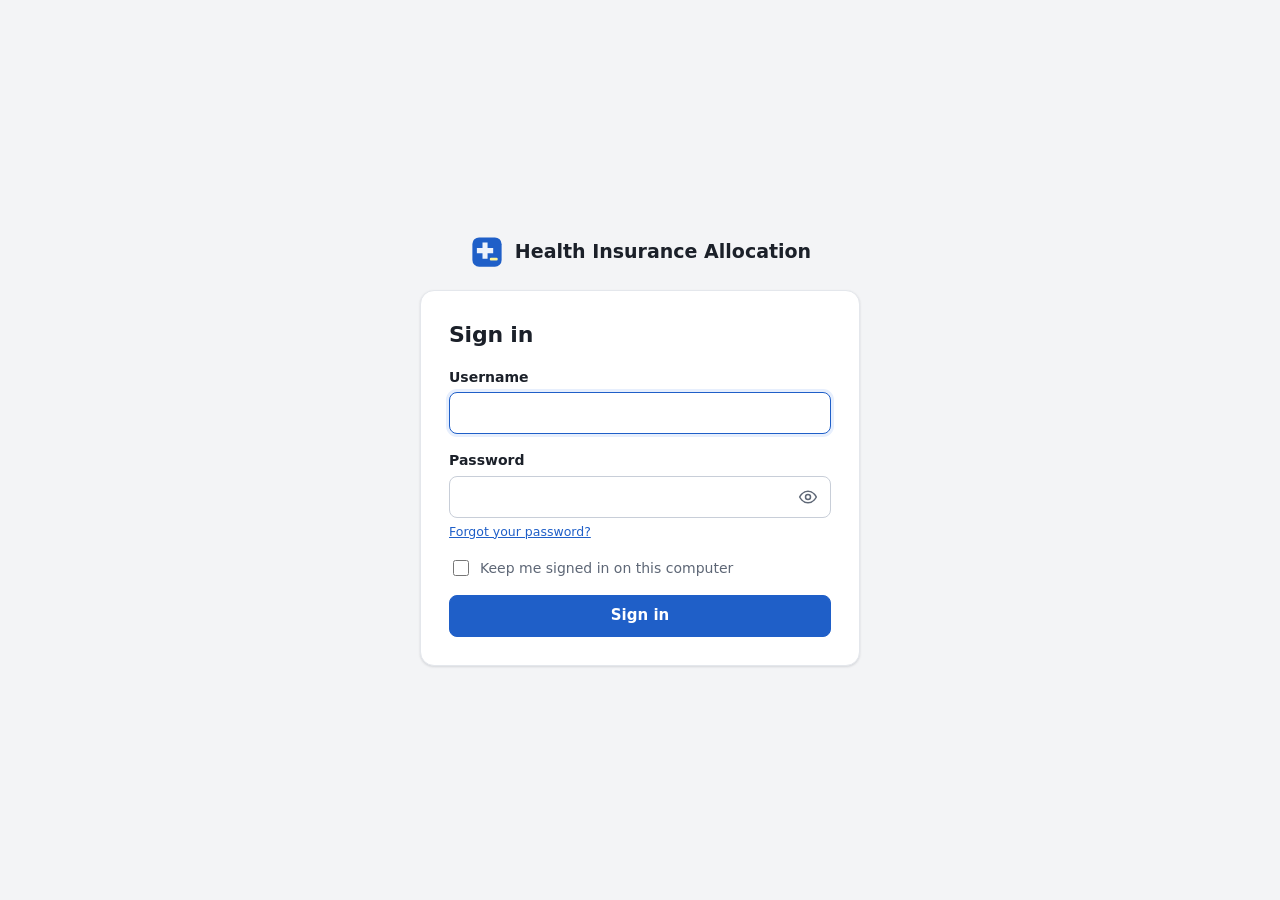
<file: index.html>
<!doctype html>
<html lang="en">
<head>
  <meta charset="utf-8">
  <meta name="viewport" content="width=device-width, initial-scale=1">
  <meta http-equiv="Content-Security-Policy" content="default-src 'none'; script-src 'self'; style-src 'self'; img-src 'self' data:; connect-src 'self'; object-src 'none'; base-uri 'none'; form-action 'none'; frame-src 'none'; worker-src 'none'; manifest-src 'none'; require-trusted-types-for 'script'; trusted-types 'none'; upgrade-insecure-requests">
  <meta name="referrer" content="no-referrer">
  <meta name="robots" content="noindex">
  <title>Sign in · Health Insurance Allocation</title>
  <link rel="icon" href="assets/favicon.svg?v=33e18e1deb0e" type="image/svg+xml">
  <link rel="stylesheet" href="assets/styles.css?v=33e18e1deb0e">
  <script type="module" src="assets/signin.js?v=33e18e1deb0e"></script>
</head>
<body class="signin-page">
  <main class="signin">
    <div class="brand brand-lg">
      <svg viewBox="0 0 32 32" aria-hidden="true"><rect class="bm-bg" x="3" y="3" width="26" height="26" rx="6"/><path class="bm-cross" d="M12 7.5h4.5v5h5v4.5h-5v5H12v-5H7v-4.5h5z"/><rect class="bm-cell bm-hot" x="18.5" y="21" width="7" height="2.6" rx="1"/></svg>
      <span>Health Insurance Allocation</span>
    </div>
    <form id="signin-form" class="card signin-card" novalidate>
      <h1>Sign in</h1>
      <label class="field">
        <span>Username</span>
        <input id="username" name="username" autocomplete="username" autocapitalize="none" spellcheck="false" maxlength="40" required>
      </label>
      <label class="field">
        <span>Password</span>
        <span class="password-wrap">
          <input id="password" name="password" type="password" autocomplete="current-password" required>
          <button id="peek" class="peek-btn" type="button" aria-label="Hold to show the password" title="Hold to show the password">
            <svg viewBox="0 0 24 24" aria-hidden="true"><path class="eye" d="M2 12s3.6-7 10-7 10 7 10 7-3.6 7-10 7S2 12 2 12z"/><circle class="eye" cx="12" cy="12" r="3"/><path class="slash" d="M4 4l16 16"/></svg>
          </button>
        </span>
        <small><a href="password.html">Forgot your password?</a></small>
      </label>
      <label class="check"><input id="remember" type="checkbox"> Keep me signed in on this computer</label>
      <p id="message" class="form-message" role="alert" hidden></p>
      <button id="submit" class="btn btn-primary btn-block" type="submit">Sign in</button>
    </form>
  </main>
</body>
</html>
</file>
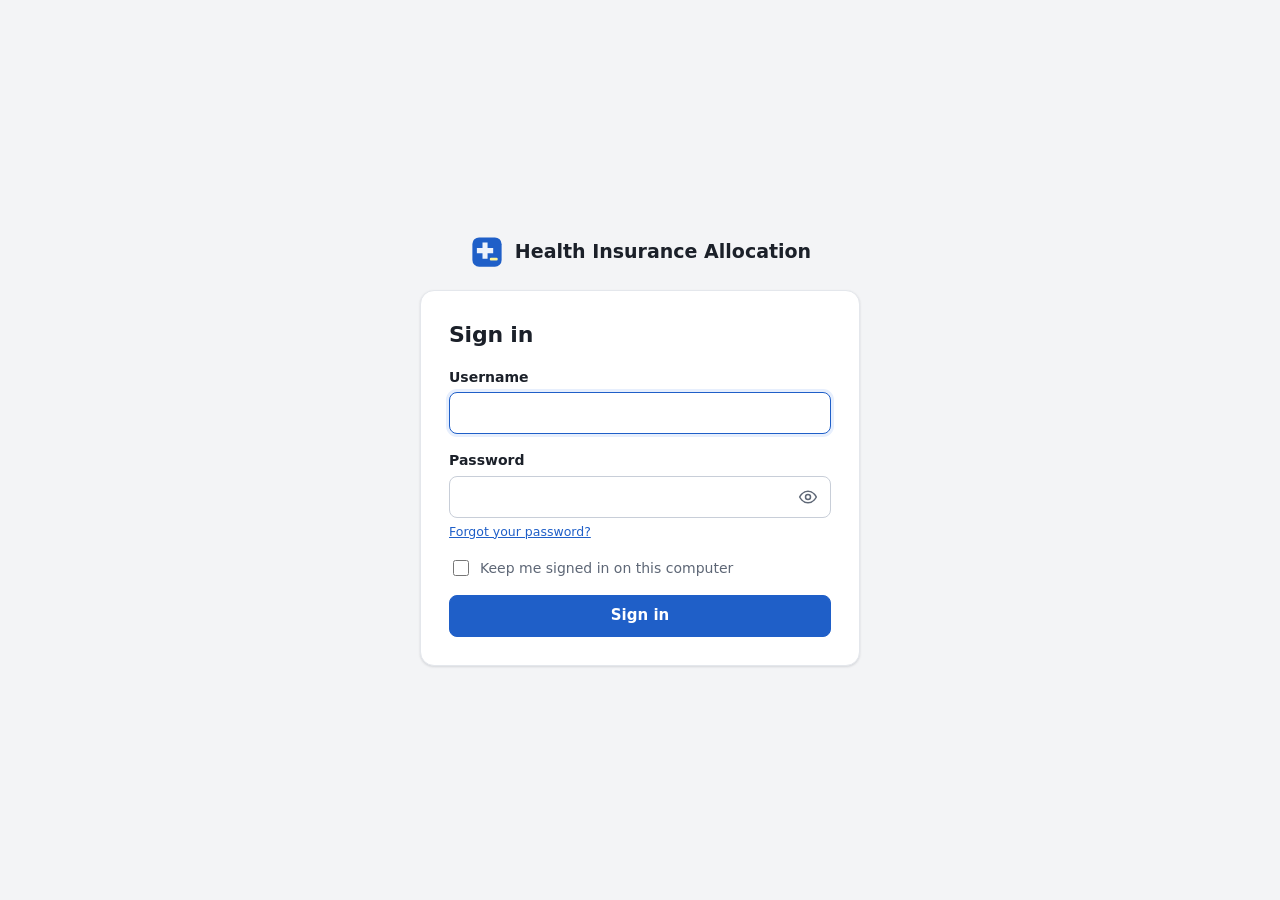
<file: app.html>
<!doctype html>
<html lang="en">
<head>
  <meta charset="utf-8">
  <meta name="viewport" content="width=device-width, initial-scale=1">
  <!-- blob: is for the app itself, which is decrypted here and run from blob: addresses. -->
  <meta http-equiv="Content-Security-Policy" content="default-src 'none'; script-src 'self' blob:; style-src 'self'; img-src 'self' data:; connect-src 'self' https://api.github.com; object-src 'none'; base-uri 'none'; form-action 'none'; frame-src 'none'; worker-src 'none'; manifest-src 'none'; require-trusted-types-for 'script'; trusted-types 'none'; upgrade-insecure-requests">
  <meta name="referrer" content="no-referrer">
  <meta name="robots" content="noindex">
  <title>Health Insurance Allocation</title>
  <link rel="icon" href="assets/favicon.svg?v=33e18e1deb0e" type="image/svg+xml">
  <link rel="stylesheet" href="assets/styles.css?v=33e18e1deb0e">
  <script type="module" src="assets/app-host.js?v=33e18e1deb0e"></script>
</head>
<body>
  <header class="topbar">
    <span class="brand">
      <svg viewBox="0 0 32 32" aria-hidden="true"><rect class="bm-bg" x="3" y="3" width="26" height="26" rx="6"/><path class="bm-cross" d="M12 7.5h4.5v5h5v4.5h-5v5H12v-5H7v-4.5h5z"/><rect class="bm-cell bm-hot" x="18.5" y="21" width="7" height="2.6" rx="1"/></svg>
      <span>Health Insurance Allocation</span>
    </span>
    <div id="user" class="user" hidden>
      <span id="user-name" class="user-name"></span>
      <a id="change-password" class="btn btn-ghost btn-sm" href="password.html">Change password</a>
      <a class="btn btn-ghost btn-sm" href="index.html?signout=1">Sign out</a>
    </div>
  </header>

  <div id="notices" class="notices" aria-live="polite"></div>
  <div id="app"><p class="loading">Opening…</p></div>
</body>
</html>
</file>
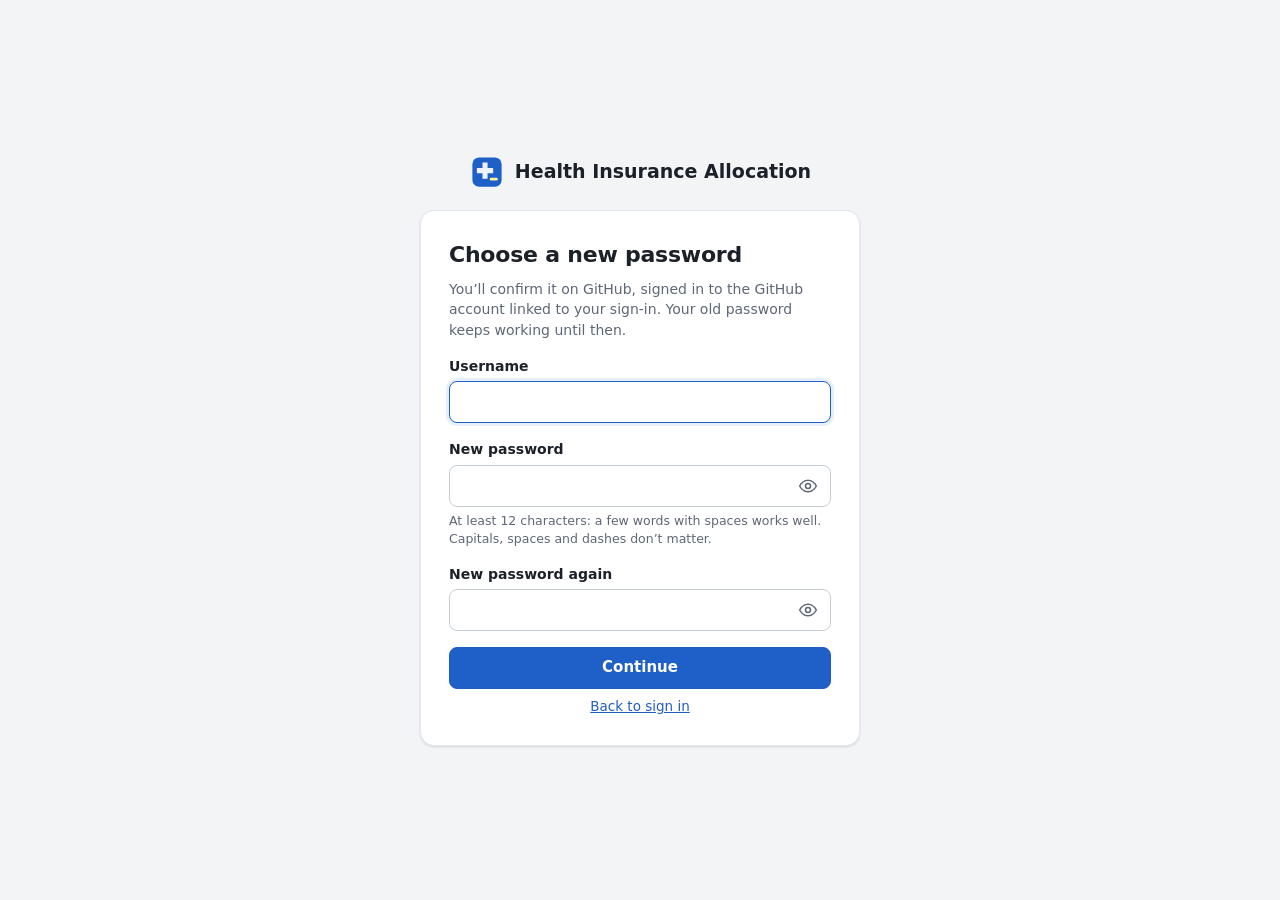
<file: password.html>
<!doctype html>
<html lang="en">
<head>
  <meta charset="utf-8">
  <meta name="viewport" content="width=device-width, initial-scale=1">
  <meta http-equiv="Content-Security-Policy" content="default-src 'none'; script-src 'self'; style-src 'self'; img-src 'self' data:; connect-src 'self'; object-src 'none'; base-uri 'none'; form-action 'none'; frame-src 'none'; worker-src 'none'; manifest-src 'none'; require-trusted-types-for 'script'; trusted-types 'none'; upgrade-insecure-requests">
  <meta name="referrer" content="no-referrer">
  <meta name="robots" content="noindex">
  <title>Choose a new password · Health Insurance Allocation</title>
  <link rel="icon" href="assets/favicon.svg?v=33e18e1deb0e" type="image/svg+xml">
  <link rel="stylesheet" href="assets/styles.css?v=33e18e1deb0e">
  <script type="module" src="assets/password.js?v=33e18e1deb0e"></script>
</head>
<body class="signin-page">
  <main class="signin">
    <div class="brand brand-lg">
      <svg viewBox="0 0 32 32" aria-hidden="true"><rect class="bm-bg" x="3" y="3" width="26" height="26" rx="6"/><path class="bm-cross" d="M12 7.5h4.5v5h5v4.5h-5v5H12v-5H7v-4.5h5z"/><rect class="bm-cell bm-hot" x="18.5" y="21" width="7" height="2.6" rx="1"/></svg>
      <span>Health Insurance Allocation</span>
    </div>
    <form id="password-form" class="card signin-card" novalidate>
      <h1>Choose a new password</h1>
      <p class="muted">You’ll confirm it on GitHub, signed in to the GitHub account linked to your sign-in. Your old password keeps working until then.</p>
      <label class="field">
        <span>Username</span>
        <input id="username" name="username" autocomplete="username" autocapitalize="none" spellcheck="false" maxlength="40" required>
      </label>
      <label class="field">
        <span>New password</span>
        <span class="password-wrap">
          <input id="new-password" type="password" autocomplete="new-password" required>
          <button id="peek-new" class="peek-btn" type="button" aria-label="Hold to show the password" title="Hold to show the password">
            <svg viewBox="0 0 24 24" aria-hidden="true"><path class="eye" d="M2 12s3.6-7 10-7 10 7 10 7-3.6 7-10 7S2 12 2 12z"/><circle class="eye" cx="12" cy="12" r="3"/><path class="slash" d="M4 4l16 16"/></svg>
          </button>
        </span>
        <small>At least 12 characters: a few words with spaces works well. Capitals, spaces and dashes don’t matter.</small>
      </label>
      <label class="field">
        <span>New password again</span>
        <span class="password-wrap">
          <input id="new-password-again" type="password" autocomplete="new-password" required>
          <button id="peek-again" class="peek-btn" type="button" aria-label="Hold to show the password" title="Hold to show the password">
            <svg viewBox="0 0 24 24" aria-hidden="true"><path class="eye" d="M2 12s3.6-7 10-7 10 7 10 7-3.6 7-10 7S2 12 2 12z"/><circle class="eye" cx="12" cy="12" r="3"/><path class="slash" d="M4 4l16 16"/></svg>
          </button>
        </span>
      </label>
      <p id="message" class="form-message" role="alert" hidden></p>
      <button id="submit" class="btn btn-primary btn-block" type="submit">Continue</button>
      <p class="signin-alt"><a id="back" href="index.html">Back to sign in</a></p>
    </form>
    <section id="confirm" class="card signin-card" hidden aria-labelledby="confirm-title">
      <h1 id="confirm-title">Confirm it on GitHub</h1>
      <ol class="plain-list">
        <li>Open GitHub. If it asks, sign in to the GitHub account linked to <strong id="confirm-user"></strong>.</li>
        <li>Click <strong>Create</strong> (or <strong>Submit new issue</strong>). The issue holds only your new password, sealed so only the website can open it.</li>
      </ol>
      <a id="github-link" class="btn btn-primary btn-block" target="_blank" rel="noopener noreferrer">Open GitHub to confirm</a>
      <p id="wait" class="muted small" aria-live="polite">Keep this page open: it tells you when your new password works, usually a minute or two after you submit.</p>
      <p class="signin-alt"><a href="password.html">Start again</a></p>
    </section>
    <section id="done" class="card signin-card" hidden>
      <h1>Your password has been changed</h1>
      <p>Sign in with your new password. The old one doesn’t work any more.</p>
      <a class="btn btn-primary btn-block" href="index.html">Sign in</a>
    </section>
    <section id="off" class="card signin-card" hidden>
      <h1>Choose a new password</h1>
      <p>Choosing a new password on the website isn’t switched on yet.</p>
      <a class="btn btn-block" href="index.html">Back to sign in</a>
    </section>
  </main>
</body>
</html>
</file>
<file: assets/styles.css>
/* Health Insurance Allocation: the website's stylesheet (the same look as the other NZOSL sites). */

:root {
  --bg: #f3f4f6;
  --surface: #ffffff;
  --head: #f8f9fb;
  --hover: #f5f7fa;
  --line: #e4e7ec;
  --line-strong: #c8ced8;
  --text: #1b2029;
  --muted: #5e6776;
  --faint: #8b93a1;
  --accent: #1f5fc8;
  --accent-hover: #194fa8;
  --accent-weak: #e7effd;
  --accent-text: #ffffff;
  --danger: #b4231a;
  --danger-bg: #fdeceb;
  --warn: #8a5800;
  --warn-bg: #fff4d9;
  --ok: #0d7653;
  --ok-bg: #e1f4ec;
  --info-bg: #eaf1fd;
  --yellow: #fff59a;
  --balancing: #f8f9fb;
  --shadow: 0 1px 2px rgba(16, 24, 40, 0.05), 0 1px 3px rgba(16, 24, 40, 0.08);
  --shadow-lg: 0 12px 32px rgba(16, 24, 40, 0.16);
  --radius: 14px;
  color-scheme: light;
}

@media (prefers-color-scheme: dark) {
  :root:not([data-theme="light"]) {
    --bg: #0e1116;
    --surface: #161a20;
    --head: #1b2028;
    --hover: #1d222a;
    --line: #2a303a;
    --line-strong: #3b4350;
    --text: #e7eaef;
    --muted: #a3abb8;
    --faint: #7c8594;
    --accent: #6ea3ff;
    --accent-hover: #8db7ff;
    --accent-weak: #1b2a43;
    --accent-text: #0b1222;
    --danger: #ff8d84;
    --danger-bg: #3a1c1a;
    --warn: #f0c35a;
    --warn-bg: #352b12;
    --ok: #5fd3a7;
    --ok-bg: #12302a;
    --info-bg: #17243a;
    --yellow: #5a5314;
    --balancing: #1a1e25;
    --shadow: 0 1px 2px rgba(0, 0, 0, 0.4);
    --shadow-lg: 0 12px 32px rgba(0, 0, 0, 0.5);
    color-scheme: dark;
  }
}

:root[data-theme="dark"] {
  --bg: #0e1116;
  --surface: #161a20;
  --head: #1b2028;
  --hover: #1d222a;
  --line: #2a303a;
  --line-strong: #3b4350;
  --text: #e7eaef;
  --muted: #a3abb8;
  --faint: #7c8594;
  --accent: #6ea3ff;
  --accent-hover: #8db7ff;
  --accent-weak: #1b2a43;
  --accent-text: #0b1222;
  --danger: #ff8d84;
  --danger-bg: #3a1c1a;
  --warn: #f0c35a;
  --warn-bg: #352b12;
  --ok: #5fd3a7;
  --ok-bg: #12302a;
  --info-bg: #17243a;
  --yellow: #5a5314;
  --balancing: #1a1e25;
  --shadow: 0 1px 2px rgba(0, 0, 0, 0.4);
  --shadow-lg: 0 12px 32px rgba(0, 0, 0, 0.5);
  color-scheme: dark;
}

*, *::before, *::after { box-sizing: border-box; }

html, body { margin: 0; }

body {
  background: var(--bg);
  color: var(--text);
  font: 14px/1.45 system-ui, -apple-system, "Segoe UI", Roboto, "Helvetica Neue", Arial, sans-serif;
  -webkit-font-smoothing: antialiased;
}

button, input, select { font: inherit; color: inherit; }

[hidden] { display: none !important; }

.muted { color: var(--muted); }

a { color: var(--accent); }
a:hover { color: var(--accent-hover); }

h1, h2, h3 { letter-spacing: -0.01em; }

/* ------------------------------------------------------------------ brand */

.topbar {
  display: flex;
  align-items: center;
  justify-content: space-between;
  gap: 8px 16px;
  min-height: 60px;
  padding: 8px 16px;
  background: var(--surface);
  border-bottom: 1px solid var(--line);
}
.user { display: flex; align-items: center; gap: 4px; min-width: 0; }
.user-name { margin-right: 6px; font-weight: 600; overflow: hidden; text-overflow: ellipsis; white-space: nowrap; }

.brand {
  display: inline-flex;
  align-items: center;
  gap: 10px;
  font-weight: 650;
  line-height: 1.25;
}
.brand svg { width: 28px; height: 28px; flex: none; }
.bm-bg { fill: var(--accent); }
.bm-cross { fill: var(--accent-text); opacity: 0.92; }
.bm-cell { fill: var(--accent-text); opacity: 0.85; }
.bm-hot { fill: var(--yellow); opacity: 1; }
.brand-lg { font-size: 19px; text-align: center; }
.brand-lg svg { width: 36px; height: 36px; }

/* ---------------------------------------------------------------- buttons */

.btn {
  display: inline-flex;
  align-items: center;
  justify-content: center;
  gap: 6px;
  height: 36px;
  padding: 0 14px;
  border: 1px solid var(--line-strong);
  border-radius: 8px;
  background: var(--surface);
  color: var(--text);
  font-weight: 550;
  text-decoration: none;
  cursor: pointer;
  transition: background 0.15s, border-color 0.15s, box-shadow 0.15s;
}
.btn:hover { background: var(--hover); }
.btn:focus-visible { outline: 2px solid var(--accent); outline-offset: 2px; }
.btn:disabled { opacity: 0.55; cursor: default; }
.btn-primary { background: var(--accent); border-color: var(--accent); color: var(--accent-text); }
.btn-primary:hover { background: var(--accent-hover); border-color: var(--accent-hover); color: var(--accent-text); }
.btn-ghost { border-color: transparent; background: transparent; }
.btn-sm { height: 30px; padding: 0 10px; font-size: 13px; white-space: nowrap; }
.btn-lg { height: 44px; padding: 0 20px; font-size: 15px; }
.btn-block { width: 100%; height: 42px; font-size: 15px; }

/* ------------------------------------------------------------------- page */

.page {
  max-width: 1440px;
  margin: 0 auto;
  padding: 28px 16px 40px;
  display: grid;
  grid-template-columns: minmax(0, 1fr);
  gap: 18px;
}

.intro p { margin: 0; max-width: 760px; font-size: 15px; }
.loading { padding: 48px 16px; text-align: center; color: var(--muted); }
.small { font-size: 12.5px; }

.card {
  background: var(--surface);
  border: 1px solid var(--line);
  border-radius: var(--radius);
  box-shadow: var(--shadow);
}

.step {
  flex: none;
  display: inline-grid;
  place-items: center;
  width: 30px;
  height: 30px;
  border-radius: 999px;
  background: var(--accent-weak);
  color: var(--accent);
  font-weight: 700;
}

/* ----------------------------------------------------------- the two files */

.inputs {
  display: grid;
  grid-template-columns: repeat(auto-fit, minmax(min(100%, 380px), 1fr));
  gap: 18px;
}

.drop {
  display: flex;
  gap: 14px;
  padding: 22px;
  transition: border-color 0.15s, box-shadow 0.15s, background 0.15s;
}
.drop-body { flex: 1; min-width: 0; display: grid; gap: 10px; align-content: start; }
.drop h2 { margin: 3px 0 0; font-size: 18px; }
.drop p { margin: 0; }
.drop-actions { display: flex; flex-wrap: wrap; align-items: center; gap: 10px; }
.drop.over, body.dragging .drop { border-style: dashed; border-color: var(--accent); }
.drop.over { background: var(--accent-weak); box-shadow: 0 0 0 4px var(--accent-weak); }
.drop.loaded .btn-primary { background: var(--surface); border-color: var(--line-strong); color: var(--text); }
.drop.loaded .btn-primary:hover { background: var(--hover); }

.file-input {
  position: absolute;
  width: 1px;
  height: 1px;
  overflow: hidden;
  clip: rect(0 0 0 0);
  white-space: nowrap;
}
.file-input:focus-visible + .drop-actions .btn { outline: 2px solid var(--accent); outline-offset: 2px; }

.drop-status:empty { display: none; }
.file-ok, .file-error, .file-busy {
  display: grid;
  gap: 2px;
  padding: 10px 12px;
  border-radius: 10px;
}
.file-ok { background: var(--ok-bg); }
.file-ok .file-name::before { content: "✓ "; color: var(--ok); font-weight: 700; }
.file-error { background: var(--danger-bg); color: var(--danger); }
.file-busy { background: var(--info-bg); }
.file-name { font-weight: 650; overflow-wrap: anywhere; }
.file-list { display: grid; gap: 8px; margin: 0; padding: 0; list-style: none; }
.file-list:empty { display: none; }
.file-item { grid-template-columns: minmax(0, 1fr) auto; column-gap: 10px; align-items: center; }
.file-item .file-name, .file-item .file-detail { grid-column: 1; }
.file-remove { grid-column: 2; grid-row: 1 / span 2; }
.file-detail { color: var(--muted); font-size: 13px; }
.file-error .file-detail { color: inherit; }

/* ------------------------------------------------------------------ review */

.review { padding: 22px; display: grid; gap: 14px; min-width: 0; }
.review-head { display: flex; gap: 14px; align-items: flex-start; }
.review-head h2 { margin: 3px 0 2px; font-size: 18px; }
.review-head p { margin: 0; }
.review h3 { margin: 10px 0 0; font-size: 15px; }

.settings { display: flex; flex-wrap: wrap; gap: 14px 28px; }
.field { display: grid; gap: 5px; align-content: start; }
.field > span:first-child { font-weight: 600; }
.field small { font-size: 12.5px; }
.field input {
  height: 38px;
  padding: 0 10px;
  border: 1px solid var(--line-strong);
  border-radius: 8px;
  background: var(--surface);
}
.field input:focus { outline: none; border-color: var(--accent); box-shadow: 0 0 0 3px var(--accent-weak); }
.field-value { display: flex; align-items: center; min-height: 38px; font-weight: 600; font-variant-numeric: tabular-nums; }
.h3-note { font-size: 13px; font-weight: 400; }

.table-wrap {
  overflow-x: auto;
  border: 1px solid var(--line);
  border-radius: 10px;
}

.data {
  width: 100%;
  border-collapse: collapse;
  font-variant-numeric: tabular-nums;
}
.data th, .data td {
  padding: 7px 10px;
  border-bottom: 1px solid var(--line);
  text-align: left;
  vertical-align: middle;
  white-space: nowrap;
  font-size: 13px;
}
.data thead th {
  background: var(--head);
  color: var(--muted);
  font-size: 12px;
  font-weight: 600;
}
.data tbody tr:last-child td { border-bottom: 0; }
.data .num { text-align: right; }
.data .wrap { white-space: normal; min-width: 220px; max-width: 380px; }
.data tfoot td { border-top: 1px solid var(--line-strong); border-bottom: 0; font-weight: 650; }
.data .empty { color: var(--faint); }
.data .neg { color: var(--danger); }

/* The Working tab: a tick for each claim. */
.working .tick { width: 1%; }
.tick-label { display: inline-flex; align-items: center; gap: 8px; cursor: pointer; }
.tick-label input { width: 17px; height: 17px; margin: 0; accent-color: var(--accent); cursor: pointer; }
.working tr.out td:not(.tick) { color: var(--faint); }
.working tr.changed td { background: var(--warn-bg); }
.by-agreement {
  padding: 1px 7px;
  border-radius: 999px;
  background: var(--surface);
  color: var(--warn);
  font-size: 11px;
  font-weight: 650;
}
.tag {
  display: inline-block;
  padding: 1px 8px;
  border-radius: 999px;
  font-size: 11.5px;
  font-weight: 650;
}
.tag-usual { background: var(--ok-bg); color: var(--ok); }
.tag-salary { background: var(--head); color: var(--muted); border: 1px solid var(--line); }

/* The journal: lines from the Working tab, lines typed in, then the GL line. */
.journal tbody.added tr td { background: var(--accent-weak); }
.journal tbody.added:not(:empty) { border-top: 2px solid var(--accent); }
.journal tr.balancing td { background: var(--balancing); font-weight: 650; }
.journal .row-actions { width: 1%; text-align: right; }
.cell-input {
  height: 30px;
  padding: 0 7px;
  border: 1px solid var(--line-strong);
  border-radius: 6px;
  background: var(--surface);
  font-size: 13px;
}
.cell-input::placeholder { color: var(--faint); }
.cell-input:focus { outline: none; border-color: var(--accent); box-shadow: 0 0 0 3px var(--accent-weak); }
.cell-input.bad { border-color: var(--danger); background: var(--danger-bg); }
.cell-text { width: 118px; text-transform: uppercase; }
.cell-amount { width: 92px; text-align: right; }
.cell-code { width: 92px; }
.cell-wide { width: 260px; }
.cell-text::placeholder { text-transform: none; }
.table-actions { display: flex; flex-wrap: wrap; gap: 8px; margin-top: -4px; }

.visually-hidden {
  position: absolute;
  width: 1px;
  height: 1px;
  overflow: hidden;
  clip: rect(0 0 0 0);
  white-space: nowrap;
}

/* ------------------------------------------------------------------ notes */

.notes { display: grid; gap: 8px; margin: 0; padding: 0; list-style: none; }
.notes:empty { display: none; }
.note {
  display: flex;
  gap: 10px;
  padding: 9px 12px;
  border-radius: 10px;
}
.note::before { flex: none; font-weight: 700; }
.note-warn { background: var(--warn-bg); }
.note-warn::before { content: "!"; color: var(--warn); }
.note-info { background: var(--info-bg); }
.note-info::before { content: "i"; color: var(--accent); font-style: italic; font-family: Georgia, serif; }

.notices { max-width: 1440px; margin: 20px auto -8px; padding: 0 16px; display: grid; gap: 8px; }
.notices:empty { display: none; }
.notice { display: flex; flex-wrap: wrap; align-items: center; gap: 8px 12px; padding: 10px 14px; border-radius: 10px; }
.notice-text { flex: 1 1 320px; }
.notice-error { background: var(--danger-bg); color: var(--danger); }
.notice-warn { background: var(--warn-bg); }
.notice-warn strong { color: var(--warn); }
.notice-info { background: var(--info-bg); }
.notice-ok { background: var(--ok-bg); color: var(--ok); }

/* ---------------------------------------------------------------- download */

.download-bar {
  display: flex;
  flex-wrap: wrap;
  align-items: center;
  justify-content: space-between;
  gap: 12px 20px;
  margin-top: 6px;
  padding-top: 16px;
  border-top: 1px solid var(--line);
}
.summary { margin: 0; color: var(--muted); }
.summary strong { color: var(--text); }
.summary .agreed { color: var(--warn); font-weight: 600; }
.download-bar .btn { max-width: 100%; white-space: normal; text-align: center; }
.form-message { margin: 0; padding: 10px 12px; border-radius: 8px; background: var(--danger-bg); color: var(--danger); }

.foot { display: grid; gap: 4px; font-size: 13px; text-align: center; }
.foot p { margin: 0; }

/* ------------------------------------------------------- sign-in pages */

.signin-page { min-height: 100vh; display: grid; place-items: center; padding: 24px 16px; }
.signin { width: 100%; max-width: 440px; display: grid; gap: 20px; justify-items: center; }
.signin-card { width: 100%; padding: 28px; display: grid; gap: 16px; }
.signin-card h1 { margin: 0; font-size: 22px; }
.signin-card > p { margin: -8px 0 0; }
.signin .field input { height: 42px; padding: 0 12px; }
.signin .field small { color: var(--muted); }
.signin-alt { margin: 0; text-align: center; font-size: 13.5px; }
.plain-list { margin: 0; padding-left: 18px; display: grid; gap: 4px; }
.check { display: flex; align-items: center; gap: 8px; color: var(--muted); }
.check input { width: 16px; height: 16px; accent-color: var(--accent); }
#status-actions { display: grid; gap: 8px; }
#status-actions:empty { display: none; }

.password-wrap { position: relative; display: block; }
.password-wrap input { width: 100%; padding-right: 46px !important; }
.peek-btn {
  position: absolute;
  top: 50%;
  right: 6px;
  transform: translateY(-50%);
  display: grid;
  place-items: center;
  width: 34px;
  height: 34px;
  border: 0;
  border-radius: 6px;
  background: transparent;
  color: var(--muted);
  cursor: pointer;
  touch-action: none;
  user-select: none;
  -webkit-user-select: none;
  -webkit-touch-callout: none;
}
.peek-btn:hover { background: var(--hover); color: var(--text); }
.peek-btn:focus-visible { outline: 2px solid var(--accent); outline-offset: 1px; }
.peek-btn svg { width: 20px; height: 20px; fill: none; stroke: currentColor; stroke-width: 1.8; stroke-linecap: round; stroke-linejoin: round; }
.peek-btn .slash { display: none; }
.peek-btn.showing { background: var(--accent-weak); color: var(--accent); }
.peek-btn.showing .slash { display: inline; }

.dialog {
  width: min(460px, calc(100vw - 32px));
  max-height: calc(100vh - 48px);
  padding: 0;
  border: 1px solid var(--line);
  border-radius: 14px;
  background: var(--surface);
  color: var(--text);
  box-shadow: var(--shadow-lg);
}
.dialog::backdrop { background: rgba(10, 14, 20, 0.45); }
.dialog-body { padding: 22px; display: grid; gap: 14px; }
.dialog-body h2 { margin: 0; font-size: 19px; }
.dialog-body p { margin: 0; }
.dialog-actions { display: flex; justify-content: flex-end; gap: 8px; }

@media (max-width: 640px) {
  .page { padding-top: 20px; }
  .drop, .review { padding: 16px; }
  .step { width: 26px; height: 26px; font-size: 13px; }
  .topbar { flex-wrap: wrap; }
  .topbar .brand { font-size: 14px; }
  .user { margin-left: auto; }
  .user-name { display: none; }
  .signin-card { padding: 22px; }
}

/* -------------------------------------------------- Health Insurance Allocation */

/* Pages. */
.tabs {
  display: flex;
  flex-wrap: wrap;
  gap: 4px;
  padding: 4px;
  border: 1px solid var(--line);
  border-radius: 12px;
  background: var(--surface);
  box-shadow: var(--shadow);
  justify-self: start;
  max-width: 100%;
}
.tab {
  height: 36px;
  padding: 0 14px;
  border: 0;
  border-radius: 8px;
  background: transparent;
  color: var(--muted);
  font-weight: 600;
  cursor: pointer;
}
.tab:hover { background: var(--hover); color: var(--text); }
.tab.active { background: var(--accent-weak); color: var(--accent); }
.tab:focus-visible { outline: 2px solid var(--accent); outline-offset: 2px; }
.panel { display: grid; gap: 18px; min-width: 0; }

.status-line { display: flex; flex-wrap: wrap; gap: 6px 18px; color: var(--muted); font-size: 13.5px; margin-top: -6px; }
.status-line:empty { display: none; }
.status-line strong { color: var(--text); }
.save-state { color: var(--accent); font-weight: 600; }
.save-state.saved { color: var(--ok); }
.save-state.saved::before { content: "✓ "; }
.link-button { padding: 0; border: 0; background: none; color: var(--accent); font: inherit; font-weight: 600; text-decoration: underline; cursor: pointer; }
.pending-list { display: grid; gap: 8px; }
.pending-list:empty { display: none; }

/* The invoice's figures. */
.facts {
  display: grid;
  grid-template-columns: repeat(auto-fill, minmax(min(100%, 170px), 1fr));
  gap: 10px 18px;
  padding: 14px;
  border: 1px solid var(--line);
  border-radius: 10px;
  background: var(--head);
}
.fact { display: grid; gap: 3px; align-content: start; }
.fact-label { color: var(--muted); font-size: 12px; font-weight: 600; }
.fact-value { font-weight: 650; font-variant-numeric: tabular-nums; }
.fact .select { min-width: 0; width: 100%; height: 32px; }
.fact .cell-input { width: 100%; }

/* The exception report. */
.report-summary { margin: 0; font-size: 15px; font-weight: 600; }
.report-summary:empty { display: none; }
.report-sections { display: grid; gap: 16px; min-width: 0; }
.report-section { display: grid; gap: 8px; min-width: 0; }
.report-section h3 { margin: 0; }
.empty-note { margin: 0; padding: 10px 12px; border: 1px dashed var(--line-strong); border-radius: 10px; }
.data tr.row-warn td { background: var(--warn-bg); }
.data tr.row-kept td { color: var(--muted); }
.data tr.row-zero td { color: var(--faint); }
.data tr.row-new td { background: var(--ok-bg); }
.data tr.row-changed td { background: var(--accent-weak); }
.data tr.row-inactive td { color: var(--muted); }
.data tr.row-inactive .cell-input { color: var(--muted); }
.data .row-actions { width: 1%; text-align: right; white-space: nowrap; }
.data td.wrap .btn { margin-top: 6px; }
.data td.strong { font-weight: 650; }
.cell-name { width: 132px; }
.cell-policy { width: 104px; }
.cell-link { width: 150px; }
.cell-select { height: 30px; padding: 0 6px; min-width: 150px; max-width: 240px; }
.select {
  height: 38px;
  padding: 0 10px;
  border: 1px solid var(--line-strong);
  border-radius: 8px;
  background: var(--surface);
  min-width: 160px;
}
.select:focus { outline: none; border-color: var(--accent); box-shadow: 0 0 0 3px var(--accent-weak); }
.table-tall { max-height: 640px; overflow: auto; }
.table-tall thead th { position: sticky; top: 0; z-index: 1; }
.journal tr.balancing td { background: var(--balancing); font-weight: 650; }
/* The allocation table: each location's number of people opens who they are. */
.count-button { min-width: 2ch; font-variant-numeric: tabular-nums; text-align: right; }
.data tr.row-open > td { background: var(--accent-weak); }
.data tr.drill > td { padding: 2px 10px 12px 34px; background: var(--head); white-space: normal; }
.data .members { width: min(100%, 600px); table-layout: fixed; border-collapse: collapse; }
.data .members th:nth-child(1) { width: 52%; }
.data .members th:nth-child(2) { width: 22%; }
.data .members th:nth-child(3) { width: 26%; }
.data .members td { overflow: hidden; text-overflow: ellipsis; }
.data .members th, .data .members td { padding: 5px 14px 5px 0; background: transparent; font-size: 12.5px; }
.data .members th { color: var(--muted); font-weight: 600; }
.data .members .num { text-align: right; }
.data .members tbody tr:last-child td { border-bottom: 0; }
.ok-text { color: var(--ok); font-weight: 600; }
.bad-text { color: var(--danger); }

/* The employees page. */
.toolbar { display: flex; flex-wrap: wrap; align-items: center; gap: 10px 14px; }
.search { flex: 1 1 260px; display: flex; }
.search-input { width: 100%; height: 36px; }
.field-inline { display: inline-flex; align-items: center; gap: 8px; }
.field-inline > span:first-child { color: var(--muted); font-weight: 600; font-size: 13px; }
.field-inline .select { height: 36px; }
.inline-form { display: flex; flex-wrap: wrap; align-items: center; gap: 10px 14px; }
.upper { text-transform: uppercase; }
.more-grid {
  display: grid;
  grid-template-columns: repeat(auto-fill, minmax(min(100%, 240px), 1fr));
  gap: 14px 18px;
}
.more-grid .field span { font-weight: 550; font-size: 13px; }
.more-grid .field input, .more-grid .field .select { width: 100%; }

/* Unsaved changes: a bar along the bottom of the window. */
.savebar {
  position: sticky;
  bottom: 12px;
  z-index: 5;
  margin-top: 6px;
}
.savebar-inner {
  display: flex;
  flex-wrap: wrap;
  align-items: center;
  justify-content: space-between;
  gap: 10px 18px;
  padding: 12px 16px;
  border: 1px solid var(--accent);
  border-radius: 12px;
  background: var(--surface);
  box-shadow: var(--shadow-lg);
}
.savebar-text { margin: 0; flex: 1 1 320px; }
.savebar-actions { display: flex; gap: 8px; }

.form-grid { display: grid; grid-template-columns: repeat(2, minmax(0, 1fr)); gap: 12px 14px; }
.form-grid .field input { width: 100%; }
.dialog .btn-block { text-decoration: none; }

@media (max-width: 640px) {
  .tabs { justify-self: stretch; }
  .tab { flex: 1 1 auto; padding: 0 10px; }
  .form-grid { grid-template-columns: minmax(0, 1fr); }
  .savebar { bottom: 8px; }
}
</file>
